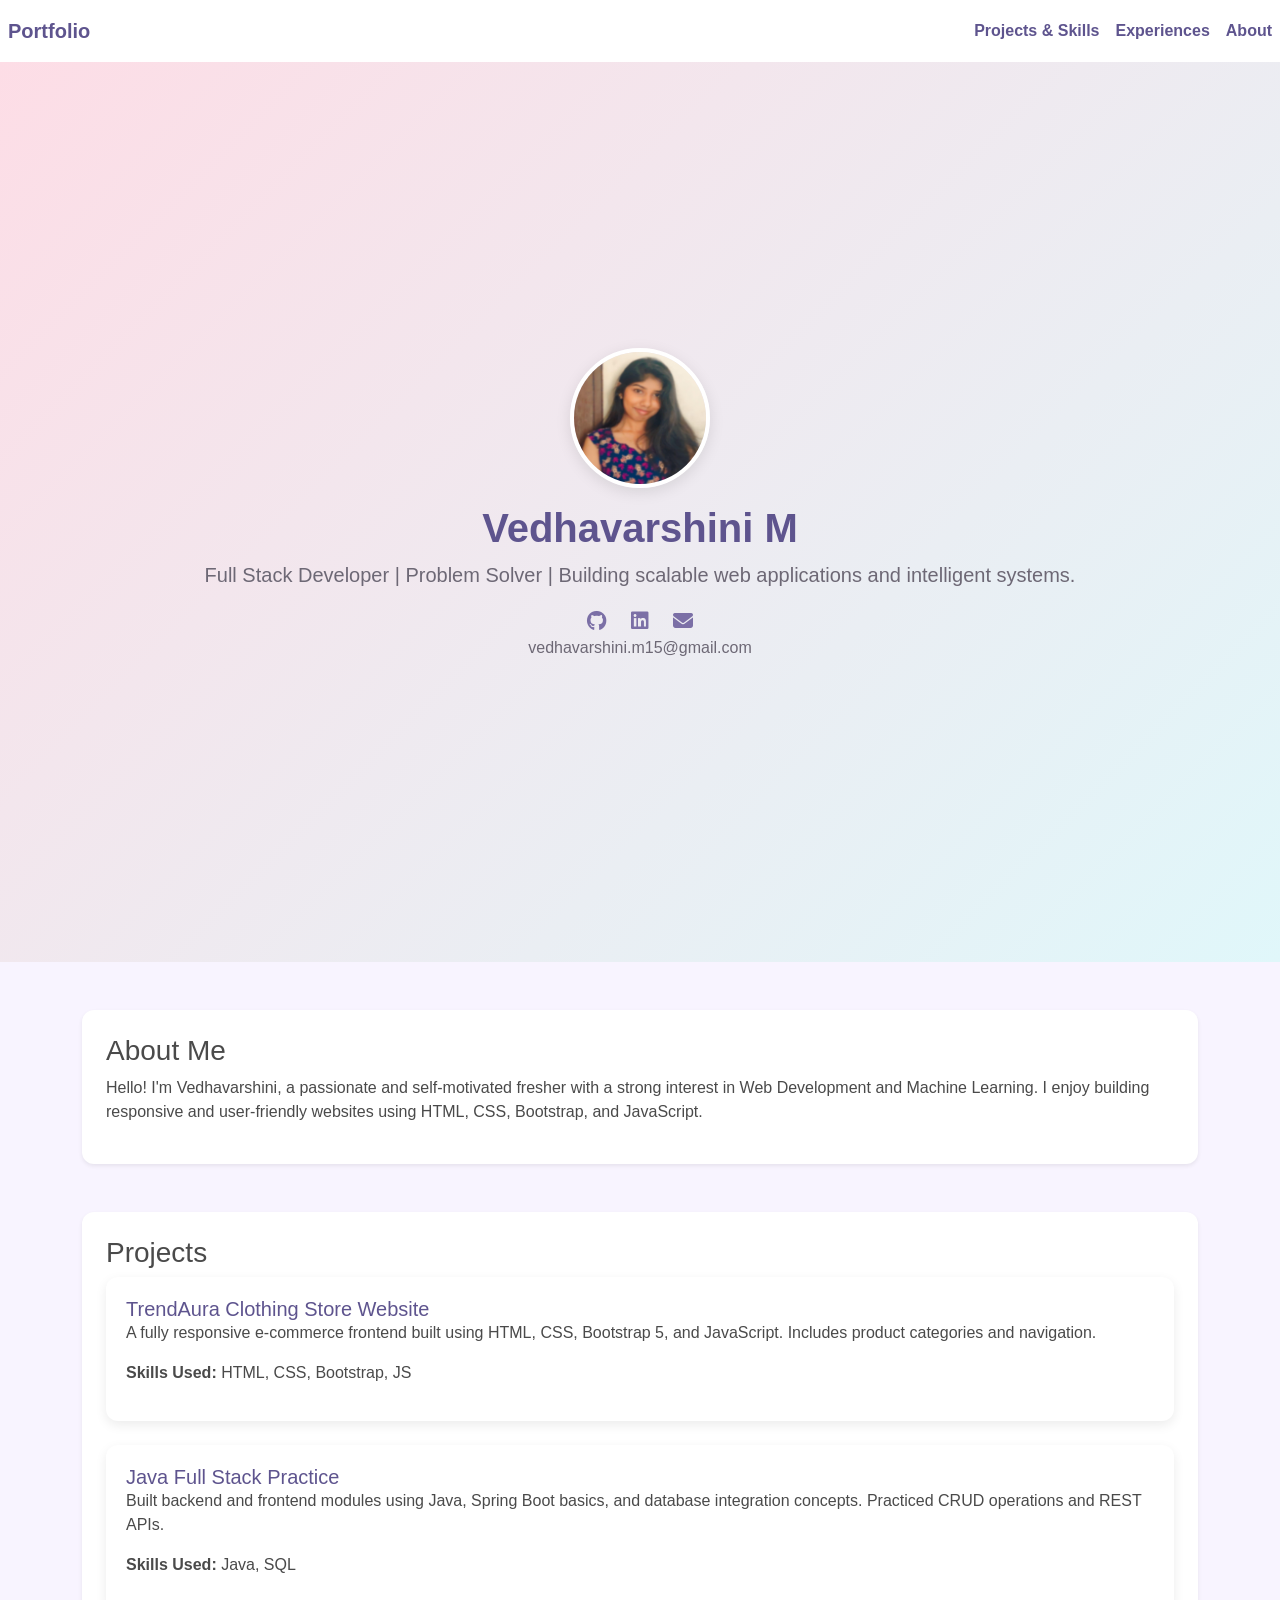
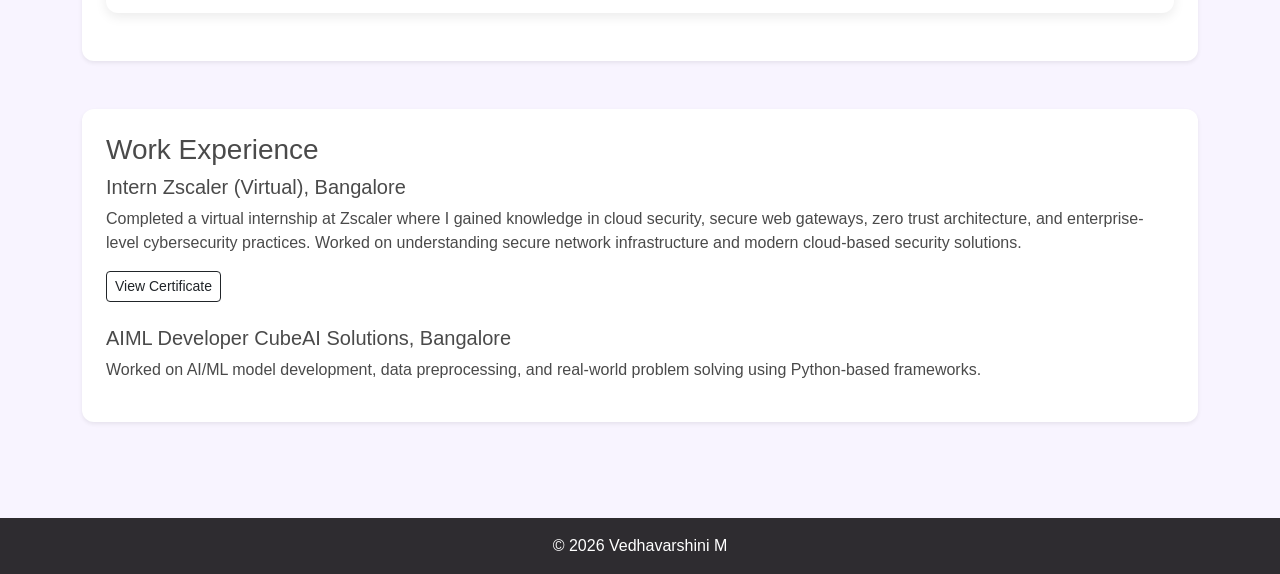
<file: index.html>
<!DOCTYPE html>
<html lang="en">
<head>
<meta charset="UTF-8">
<meta name="viewport" content="width=device-width, initial-scale=1.0">
<title>Vedhavrarshini M | Portfolio</title>

<link href="https://cdn.jsdelivr.net/npm/bootstrap@5.3.2/dist/css/bootstrap.min.css" rel="stylesheet">
<link rel="stylesheet" href="p.css">
<link rel="stylesheet" href="https://cdnjs.cloudflare.com/ajax/libs/font-awesome/6.4.0/css/all.min.css">

</head>
<body>
    <div>
          <div>
                <nav class="navbar navbar-expand-lg bg-dark navbar-dark gamja-flower-regular dancing-script-font1 >
                <div class="container-fluid bg-dark">
                    <a class="navbar-brand p-2" href="#">Portfolio</a>
                    <button class="navbar-toggler" type="button" data-bs-toggle="collapse" data-bs-target="#navbarNavAltMarkup" aria-controls="navbarNavAltMarkup" aria-expanded="false" aria-label="Toggle navigation">
                    <span class="navbar-toggler-icon"></span>
                    </button>
                    <div class="collapse navbar-collapse d-flex flex-row justify-content-end" id="navbarNavAltMarkup">
                    <div class="navbar-nav ">
                        <a class="nav-link active" aria-current="page" href="#projects">Projects & Skills</a>
                        <a class="nav-link" href="#work_exp">Experiences</a>
                        <a class="nav-link" href="#about">About</a>
                       
               
                    </div>
                    </div>
                </div>
    </div>


<section class="hero-section text-center text-white d-flex align-items-center">
    <div class="container">
        <img src="image.jpeg"  class="profile-img mb-3" >
        <h1 class="fw-bold">Vedhavarshini M </h1>
        
        <p class="lead">
            Full Stack Developer | Problem Solver | 
            Building scalable web applications and intelligent systems.
        </p>

        <div class="social-icons mt-3">
            <a href="https://github.com/vedhavarshini5"><i class="fab fa-github"></i></a>
            <a href="https://www.linkedin.com/in/vedhavarshini-m-667238256?utm_source=share_via&utm_content=profile&utm_medium=member_android"><i class="fab fa-linkedin"></i></a>
             <a href="#"><i class="fas fa-envelope"></i></a><p>vedhavarshini.m15@gmail.com </p>
        </div>
    </div>
</section>


<section class="content-section py-5">
<div class="container">



    <div class="content-box p-4 shadow-sm mb-5" id="about" >
        <h3>About Me</h3>
        <p>
                Hello! I'm Vedhavarshini, a passionate and self-motivated fresher 
                with a strong interest in Web Development and Machine Learning. 
                I enjoy building responsive and user-friendly websites using 
                HTML, CSS, Bootstrap, and JavaScript.
        </p>
    </div>

    

    <div class="content-box p-4 shadow-sm mb-5" id="projects">
        <h3>Projects</h3>

        <div class="project-card mb-4">
              <h5 class="card-title">TrendAura Clothing Store Website</h5>
                    <p class="card-text">
                        A fully responsive e-commerce frontend built using HTML, CSS, Bootstrap 5, and JavaScript. 
                        Includes product categories and navigation.
                    </p>
                    <p><strong>Skills Used:</strong> HTML, CSS, Bootstrap, JS</p>
            
        </div>

        <div class="project-card mb-4">
            <h5 class="card-title">Java Full Stack Practice</h5>
                            <p class="card-text">
                                Built backend and frontend modules using Java, 
                                Spring Boot basics, and database integration concepts.
                                Practiced CRUD operations and REST APIs.
                            </p>
                            <p><strong>Skills Used:</strong> Java, SQL</p>
           
        </div>

                       
    </div>

     <div class="content-box p-4 shadow-sm mb-5 " id="work_exp">
        <h3>Work Experience</h3>

        <div class="mb-4">
        <h5>Intern Zscaler (Virtual), Bangalore</h5>
        <p>
            Completed a virtual internship at Zscaler where I gained knowledge 
            in cloud security, secure web gateways, zero trust architecture, 
            and enterprise-level cybersecurity practices. 
            Worked on understanding secure network infrastructure and 
            modern cloud-based security solutions.
        </p>

        <a href="http://verify.skilljar.com/c/2rcf4pztcwsf" target="_blank" 
           class="btn btn-outline-dark btn-sm">
           View Certificate
        </a>
    </div>

    <div>
        <h5>AIML Developer CubeAI Solutions, Bangalore</h5>
        <p>
            Worked on AI/ML model development, data preprocessing, and 
            real-world problem solving using Python-based frameworks.
        </p>
    </div>

</div>

    

</div>
</section>


<footer class="text-center py-3">
    © 2026 Vedhavarshini M
</footer>

<script src="https://cdn.jsdelivr.net/npm/bootstrap@5.3.2/dist/js/bootstrap.bundle.min.js"></script>
</body>
</html>
</file>
<file: p.css>
body {
    font-family: 'Segoe UI', sans-serif;
    background-color: #f8f4ff;   
    color: #4a4a4a;              
    margin: 0;
    padding: 0;
}

.navbar {
    background-color: #ffffff !important;
    font-weight: bold;
}

.navbar .nav-link,
.navbar-brand {
    color: #5e548e !important;   
}

.navbar .nav-link:hover {
    color: #ff8fab !important;   
}

.hero-section {
    height: 100vh;
    background: linear-gradient(135deg, #fddde6, #e0f7fa);
    display: flex;
    align-items: center;
    text-align: center;
}

.hero-section h1 {
    color: #5e548e;   
    font-weight: 600;
}

.hero-section p {
    color: #6d6875;
}

.profile-img {
    width: 140px;
    height: 140px;
    border-radius: 50%;
    border: 4px solid white;
    box-shadow: 0 4px 15px rgba(0,0,0,0.1);
}

.social-icons a {
    color: #7b6fa6;
    font-size: 20px;
    margin: 0 10px;
    transition: 0.3s;
}

.social-icons a:hover {
    color: #ff8fab;
}

.content-box {
    background: #ffffff;
    border-radius: 12px;
    padding: 25px;
    box-shadow: 0 4px 12px rgba(0,0,0,0.08);
}

.project-card {
    background: #ffffff;
    padding: 20px;
    border-radius: 12px;
    box-shadow: 0 4px 12px rgba(0,0,0,0.08);
    transition: 0.3s ease;
}

.project-card:hover {
    transform: translateY(-5px);
}

.project-card h5 {
    color: #5e548e;
}

.btn-custom {
    background-color: #cdb4db;
    color: white;
    border: none;
}

.btn-custom:hover {
    background-color: #ff8fab;
}


footer {
    background: #2e2c30;
    color: white;
    text-align: center;
    padding: 15px;
}
</file>
